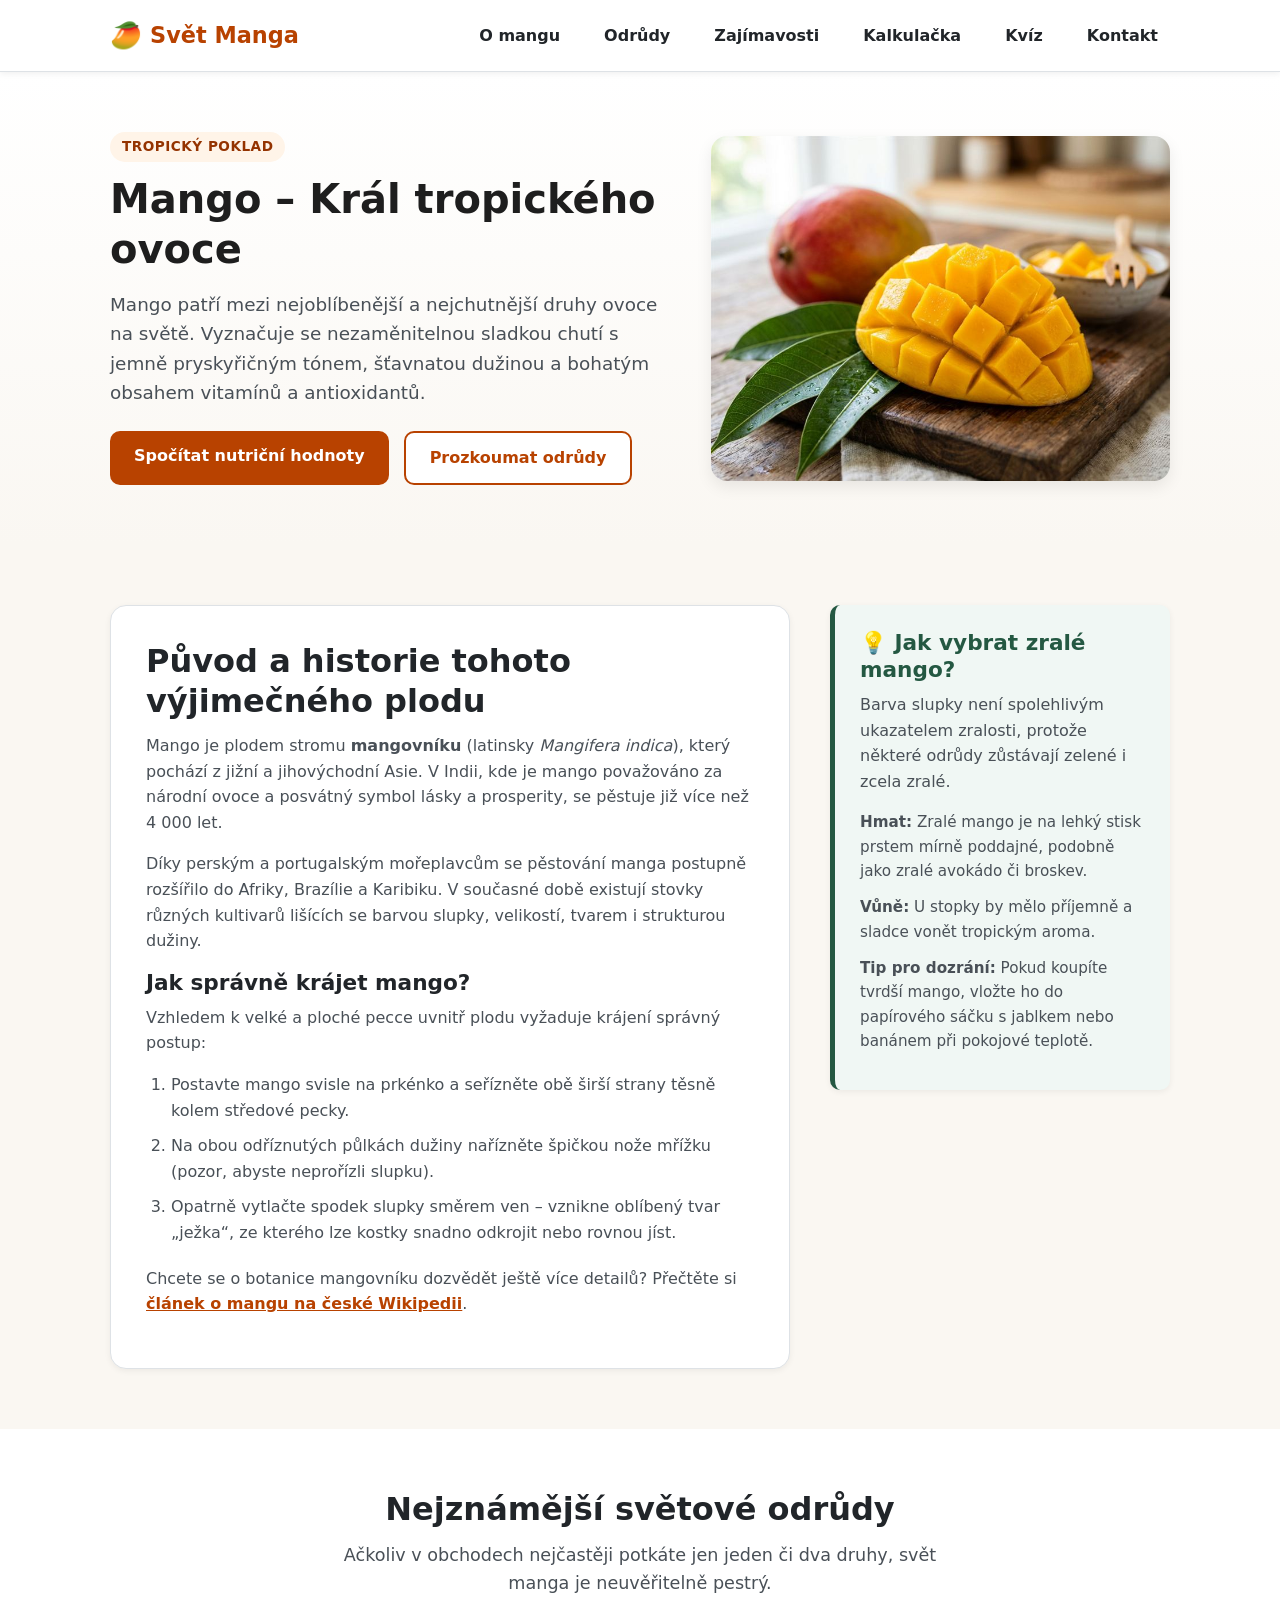
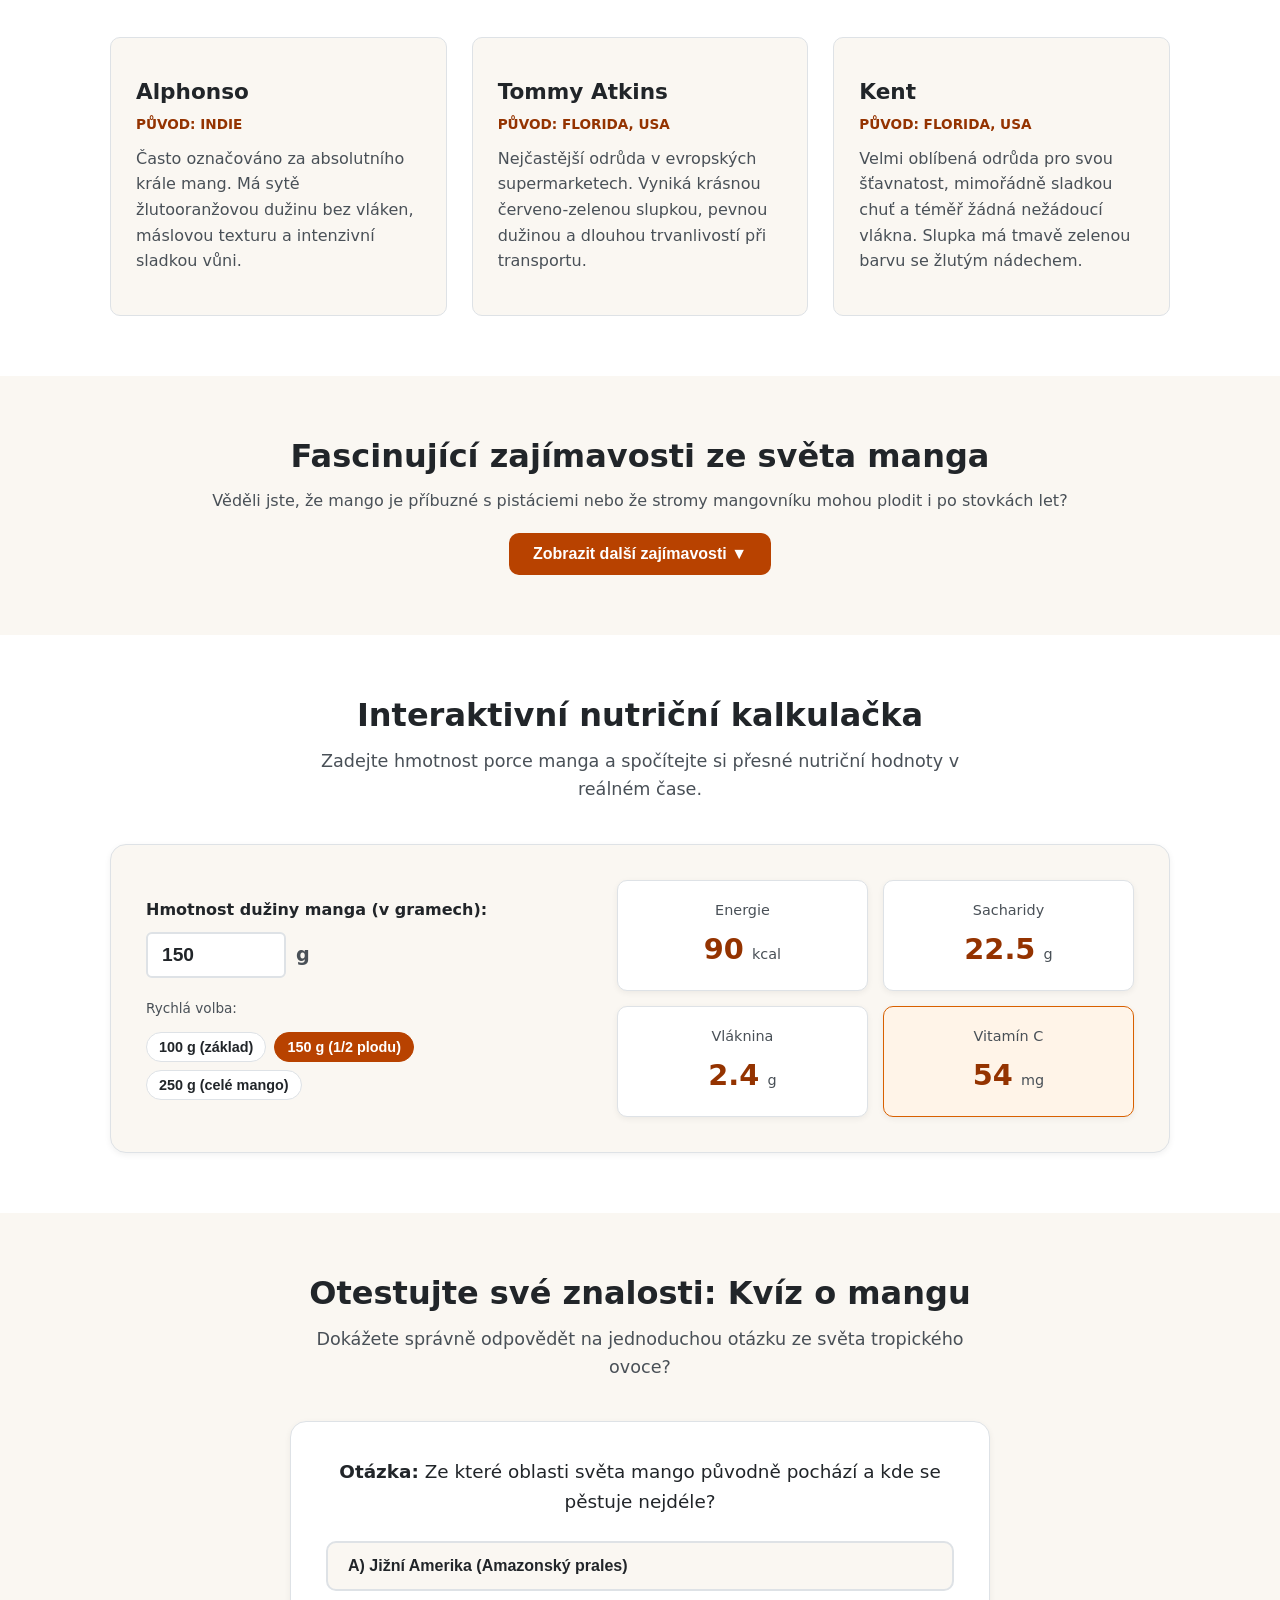
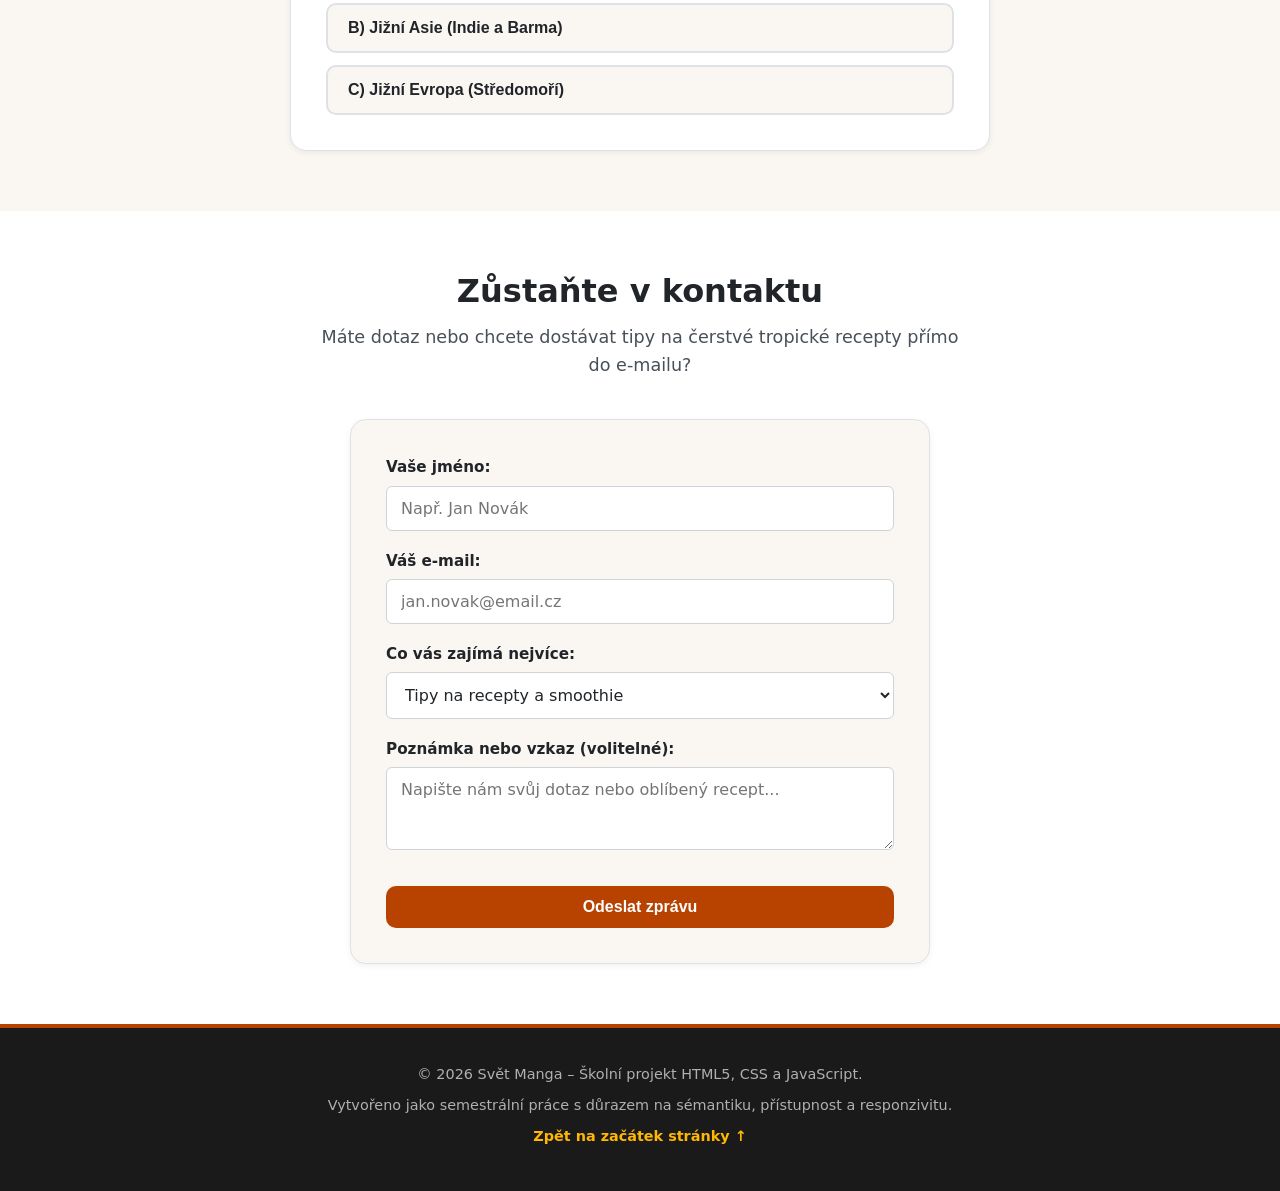
<file: index.html>
<!DOCTYPE html>
<html lang="cs">
<head>
    <meta charset="UTF-8">
    <meta name="viewport" content="width=device-width, initial-scale=1.0">
    <title>Mango – Vše o králi tropického ovoce | Průvodce a zajímavosti</title>
    <meta name="description" content="Objevte fascinující svět manga: původ, oblíbené odrůdy, zdraví prospěšné látky a tipy na konzumaci. Vyzkoušejte nutriční kalkulačku a interaktivní kvíz.">
    <link rel="stylesheet" href="style.css">
    <link rel="icon" href="data:image/svg+xml,<svg xmlns=%22http://www.w3.org/2000/svg%22 viewBox=%220 0 100 100%22><text y=%22.9em%22 font-size=%2290%22>🥭</text></svg>">
</head>
<body>

    <!-- Záhlaví stránky a hlavní navigace -->
    <header class="site-header">
        <div class="header-container">
            <div class="logo" id="site-logo" style="cursor: pointer;" title="Tajemné logo manga">
                <span class="logo-icon" aria-hidden="true">🥭</span>
                <span class="logo-text">Svět Manga</span>
            </div>
            <nav class="main-nav" aria-label="Hlavní navigace">
                <ul class="nav-list">
                    <li><a href="#uvod">O mangu</a></li>
                    <li><a href="#odrudy">Odrůdy</a></li>
                    <li><a href="#zajimavosti">Zajímavosti</a></li>
                    <li><a href="#kalkulacka">Kalkulačka</a></li>
                    <li><a href="#kviz">Kvíz</a></li>
                    <li><a href="#kontakt">Kontakt</a></li>
                </ul>
            </nav>
        </div>
    </header>

    <!-- Hlavní obsah stránky -->
    <main>

        <!-- Úvodní sekce (Hero) -->
        <section id="uvod" class="hero-section">
            <div class="container hero-grid">
                <div class="hero-content">
                    <span class="badge">Tropický poklad</span>
                    <h1>Mango – Král tropického ovoce</h1>
                    <p class="lead">
                        Mango patří mezi nejoblíbenější a nejchutnější druhy ovoce na světě. 
                        Vyznačuje se nezaměnitelnou sladkou chutí s jemně pryskyřičným tónem, 
                        šťavnatou dužinou a bohatým obsahem vitamínů a antioxidantů.
                    </p>
                    <div class="hero-actions">
                        <a href="#kalkulacka" class="btn btn-primary">Spočítat nutriční hodnoty</a>
                        <a href="#odrudy" class="btn btn-secondary">Prozkoumat odrůdy</a>
                    </div>
                </div>
                <div class="hero-image-wrapper">
                    <img src="img/mango.jpg" id="hero-mango-img" alt="Čerstvé zralé mango nakrájené na kostičky na dřevěném prkénku" class="hero-img" width="800" height="600" fetchpriority="high" title="Klikněte na mango...">
                </div>
            </div>
        </section>

        <!-- Sekce s článkem a postranním panelem (Article + Aside) -->
        <section class="info-section">
            <div class="container layout-grid">
                <article class="main-article">
                    <h2>Původ a historie tohoto výjimečného plodu</h2>
                    <p>
                        Mango je plodem stromu <strong>mangovníku</strong> (latinsky <em>Mangifera indica</em>), 
                        který pochází z jižní a jihovýchodní Asie. V Indii, kde je mango považováno za národní ovoce 
                        a posvátný symbol lásky a prosperity, se pěstuje již více než 4 000 let.
                    </p>
                    <p>
                        Díky perským a portugalským mořeplavcům se pěstování manga postupně rozšířilo do Afriky, 
                        Brazílie a Karibiku. V současné době existují stovky různých kultivarů lišících se barvou slupky, 
                        velikostí, tvarem i strukturou dužiny.
                    </p>

                    <h3>Jak správně krájet mango?</h3>
                    <p>Vzhledem k velké a ploché pecce uvnitř plodu vyžaduje krájení správný postup:</p>
                    <ol class="steps-list">
                        <li>Postavte mango svisle na prkénko a seřízněte obě širší strany těsně kolem středové pecky.</li>
                        <li>Na obou odříznutých půlkách dužiny nařízněte špičkou nože mřížku (pozor, abyste neprořízli slupku).</li>
                        <li>Opatrně vytlačte spodek slupky směrem ven – vznikne oblíbený tvar „ježka“, ze kterého lze kostky snadno odkrojit nebo rovnou jíst.</li>
                    </ol>

                    <p>
                        Chcete se o botanice mangovníku dozvědět ještě více detailů? Přečtěte si 
                        <a href="https://cs.wikipedia.org/wiki/Mango" target="_blank" rel="noopener noreferrer" class="text-link">článek o mangu na české Wikipedii</a>.
                    </p>
                </article>

                <aside class="sidebar-card">
                    <h3>💡 Jak vybrat zralé mango?</h3>
                    <p>Barva slupky není spolehlivým ukazatelem zralosti, protože některé odrůdy zůstávají zelené i zcela zralé.</p>
                    <ul class="tips-list">
                        <li><strong>Hmat:</strong> Zralé mango je na lehký stisk prstem mírně poddajné, podobně jako zralé avokádo či broskev.</li>
                        <li><strong>Vůně:</strong> U stopky by mělo příjemně a sladce vonět tropickým aroma.</li>
                        <li><strong>Tip pro dozrání:</strong> Pokud koupíte tvrdší mango, vložte ho do papírového sáčku s jablkem nebo banánem při pokojové teplotě.</li>
                    </ul>
                </aside>
            </div>
        </section>

        <!-- Sekce s odrůdami -->
        <section id="odrudy" class="varieties-section">
            <div class="container">
                <div class="section-heading text-center">
                    <h2>Nejznámější světové odrůdy</h2>
                    <p>Ačkoliv v obchodech nejčastěji potkáte jen jeden či dva druhy, svět manga je neuvěřitelně pestrý.</p>
                </div>

                <div class="cards-grid">
                    <article class="variety-card">
                        <h3>Alphonso</h3>
                        <p class="variety-origin">Původ: Indie</p>
                        <p>Často označováno za absolutního krále mang. Má sytě žlutooranžovou dužinu bez vláken, máslovou texturu a intenzivní sladkou vůni.</p>
                    </article>

                    <article class="variety-card">
                        <h3>Tommy Atkins</h3>
                        <p class="variety-origin">Původ: Florida, USA</p>
                        <p>Nejčastější odrůda v evropských supermarketech. Vyniká krásnou červeno-zelenou slupkou, pevnou dužinou a dlouhou trvanlivostí při transportu.</p>
                    </article>

                    <article class="variety-card">
                        <h3>Kent</h3>
                        <p class="variety-origin">Původ: Florida, USA</p>
                        <p>Velmi oblíbená odrůda pro svou šťavnatost, mimořádně sladkou chuť a téměř žádná nežádoucí vlákna. Slupka má tmavě zelenou barvu se žlutým nádechem.</p>
                    </article>
                </div>
            </div>
        </section>

        <!-- Interaktivní prvek 1: Rozbalení / skrytí zajímavostí (DOM manipulace) -->
        <section id="zajimavosti" class="interactive-section">
            <div class="container text-center">
                <h2>Fascinující zajímavosti ze světa manga</h2>
                <p>Věděli jste, že mango je příbuzné s pistáciemi nebo že stromy mangovníku mohou plodit i po stovkách let?</p>
                
                <div id="extra-facts" class="facts-container hidden">
                    <div class="facts-grid">
                        <div class="fact-item">
                            <span class="fact-number">300+</span>
                            <p>Mangovník se může dožít více než 300 let a stále plodit čerstvé ovoce.</p>
                        </div>
                        <div class="fact-item">
                            <span class="fact-number">100 %</span>
                            <p>Jedno střední mango pokryje 100 % doporučené denní dávky vitamínu C pro dospělého člověka.</p>
                        </div>
                        <div class="fact-item">
                            <span class="fact-number">1 000+</span>
                            <p>V Indii existuje přes 1 000 různých odrůd a kultivarů tohoto tropického ovoce.</p>
                        </div>
                    </div>
                </div>

                <div class="toggle-wrapper">
                    <button id="toggle-facts-btn" class="btn btn-primary" type="button" aria-expanded="false" aria-controls="extra-facts">
                        Zobrazit další zajímavosti ▼
                    </button>
                </div>
            </div>
        </section>

        <!-- Interaktivní prvek 2: Interaktivní nutriční kalkulačka -->
        <section id="kalkulacka" class="calculator-section">
            <div class="container">
                <div class="section-heading text-center">
                    <h2>Interaktivní nutriční kalkulačka</h2>
                    <p>Zadejte hmotnost porce manga a spočítejte si přesné nutriční hodnoty v reálném čase.</p>
                </div>

                <div class="calculator-box">
                    <div class="calculator-controls">
                        <label for="mango-weight">Hmotnost dužiny manga (v gramech):</label>
                        <div class="input-row">
                            <input type="number" id="mango-weight" min="10" max="1000" step="10" value="150">
                            <span class="unit">g</span>
                        </div>

                        <div class="preset-buttons">
                            <span>Rychlá volba:</span>
                            <button type="button" class="btn-preset" data-weight="100">100 g (základ)</button>
                            <button type="button" class="btn-preset active" data-weight="150">150 g (1/2 plodu)</button>
                            <button type="button" class="btn-preset" data-weight="250">250 g (celé mango)</button>
                        </div>
                    </div>

                    <div class="nutrition-results">
                        <div class="nutri-card">
                            <span class="nutri-title">Energie</span>
                            <span id="nutri-kcal" class="nutri-value">90</span>
                            <span class="nutri-unit">kcal</span>
                        </div>
                        <div class="nutri-card">
                            <span class="nutri-title">Sacharidy</span>
                            <span id="nutri-carbs" class="nutri-value">22.5</span>
                            <span class="nutri-unit">g</span>
                        </div>
                        <div class="nutri-card">
                            <span class="nutri-title">Vláknina</span>
                            <span id="nutri-fiber" class="nutri-value">2.4</span>
                            <span class="nutri-unit">g</span>
                        </div>
                        <div class="nutri-card highlight">
                            <span class="nutri-title">Vitamín C</span>
                            <span id="nutri-vitc" class="nutri-value">54</span>
                            <span class="nutri-unit">mg</span>
                        </div>
                    </div>
                </div>
            </div>
        </section>

        <!-- Interaktivní prvek 3: Kvíz o mangu -->
        <section id="kviz" class="quiz-section">
            <div class="container text-center">
                <div class="section-heading">
                    <h2>Otestujte své znalosti: Kvíz o mangu</h2>
                    <p>Dokážete správně odpovědět na jednoduchou otázku ze světa tropického ovoce?</p>
                </div>

                <div class="quiz-card">
                    <p class="quiz-question" id="quiz-question-text">
                        <strong>Otázka:</strong> Ze které oblasti světa mango původně pochází a kde se pěstuje nejdéle?
                    </p>
                    <div class="quiz-options" role="group" aria-labelledby="quiz-question-text">
                        <button type="button" class="btn-quiz" data-correct="false">A) Jižní Amerika (Amazonský prales)</button>
                        <button type="button" class="btn-quiz" data-correct="true">B) Jižní Asie (Indie a Barma)</button>
                        <button type="button" class="btn-quiz" data-correct="false">C) Jižní Evropa (Středomoří)</button>
                    </div>
                    <div id="quiz-feedback" class="quiz-feedback" aria-live="polite"></div>
                </div>
            </div>
        </section>

        <!-- Sekce s formulářem (Formulářový prvek se zpracováním v JS) -->
        <section id="kontakt" class="contact-section">
            <div class="container">
                <div class="section-heading text-center">
                    <h2>Zůstaňte v kontaktu</h2>
                    <p>Máte dotaz nebo chcete dostávat tipy na čerstvé tropické recepty přímo do e-mailu?</p>
                </div>

                <form id="contact-form" class="contact-form" novalidate>
                    <div class="form-group">
                        <label for="user-name">Vaše jméno:</label>
                        <input type="text" id="user-name" name="name" placeholder="Např. Jan Novák" required>
                    </div>

                    <div class="form-group">
                        <label for="user-email">Váš e-mail:</label>
                        <input type="email" id="user-email" name="email" placeholder="jan.novak@email.cz" required>
                    </div>

                    <div class="form-group">
                        <label for="topic-select">Co vás zajímá nejvíce:</label>
                        <select id="topic-select" name="topic">
                            <option value="recepty">Tipy na recepty a smoothie</option>
                            <option value="pestovani">Pěstování mangovníku doma</option>
                            <option value="zralost">Jak poznat zralé plody</option>
                            <option value="jine">Jiné téma</option>
                        </select>
                    </div>

                    <div class="form-group">
                        <label for="user-message">Poznámka nebo vzkaz (volitelné):</label>
                        <textarea id="user-message" name="message" rows="3" placeholder="Napište nám svůj dotaz nebo oblíbený recept..."></textarea>
                    </div>

                    <button type="submit" class="btn btn-primary btn-submit">Odeslat zprávu</button>
                    <div id="form-feedback" class="form-feedback" aria-live="polite"></div>
                </form>
            </div>
        </section>

    </main>

    <!-- Patička stránky (Footer) -->
    <footer class="site-footer">
        <div class="container footer-content">
            <p>&copy; 2026 Svět Manga – Školní projekt HTML5, CSS a JavaScript.</p>
            <p>Vytvořeno jako semestrální práce s důrazem na sémantiku, přístupnost a responzivitu.</p>
            <p><a href="#uvod" class="back-to-top">Zpět na začátek stránky ↑</a></p>
        </div>
    </footer>

    <!-- Easter Egg: Vyskakovací okno 'POLOŽTE TO MANGO' -->
    <div id="easter-egg-modal" class="easter-egg-modal" role="dialog" aria-labelledby="easter-egg-title" aria-modal="true" aria-hidden="true" style="display: none;">
        <div class="easter-egg-backdrop" id="easter-egg-backdrop"></div>
        <div class="easter-egg-card">
            <span class="easter-egg-icon" aria-hidden="true">🚨 🥭 🚨</span>
            <h2 id="easter-egg-title" class="easter-egg-title">POLOŽTE TO MANGO!</h2>
            <p class="easter-egg-desc">
                Ruce nahoru a pomalu odstupte od stolu! Toto prémiové mango je pod přísnou ochranou tropické stráže.
            </p>
            <button type="button" id="close-easter-egg" class="btn btn-primary">
                Rozumím, poslušně ho pokládám ✋🥭
            </button>
        </div>
    </div>

    <!-- JavaScript pro obsluhu DOM a interaktivitu -->
    <script src="script.js"></script>
</body>
</html>
</file>
<file: style.css>
/* ==========================================================================
   ZÁKLADNÍ NASTAVENÍ A BAREVNÁ PALETA
   ========================================================================== */
:root {
    --color-primary: #b84200;      /* Bohatá mangová sytá oranžová (WCAG AA kontrast > 5:1 na bílé) */
    --color-primary-dark: #943300; /* Tmavší oranžová pro hover */
    --color-primary-light: #fff4e8;/* Jemné teplé oranžové pozadí pro karty */
    --color-secondary: #245842;    /* Přírodní listová tmavě zelená */
    --color-accent: #d86000;       /* Sytý akcent */
    --color-text: #212529;         /* Tmavě šedý čitelný text s vysokým kontrastem */
    --color-text-muted: #495057;   /* Vysoce kontrastní tlumenější text */
    --color-bg: #faf7f2;           /* Příjemné teplé krémové pozadí */
    --color-surface: #ffffff;      /* Bílé pozadí karet a sekcí */
    --color-border: #dee2e6;       /* Ohraničení */
    --color-success: #1b4332;      /* Zelená pro správnou odpověď */
    --color-error: #9d0208;        /* Červená pro chybu */
    
    --font-main: system-ui, -apple-system, "Segoe UI", Roboto, Helvetica, Arial, sans-serif;
    --radius-sm: 6px;
    --radius-md: 10px;
    --radius-lg: 16px;
    --shadow-sm: 0 2px 6px rgba(0, 0, 0, 0.06);
    --shadow-md: 0 6px 16px rgba(0, 0, 0, 0.08);
}

/* Reset a základní pravidla */
* {
    box-sizing: border-box;
    margin: 0;
    padding: 0;
}

html {
    scroll-behavior: smooth;
    font-size: 16px;
}

body {
    font-family: var(--font-main);
    color: var(--color-text);
    background-color: var(--color-bg);
    line-height: 1.6;
}

/* Kontejner pro centrování obsahu */
.container {
    width: 100%;
    max-width: 1100px;
    margin: 0 auto;
    padding: 0 20px;
}

/* Typografie */
h1, h2, h3 {
    color: var(--color-text);
    line-height: 1.25;
    font-weight: 700;
}

h1 {
    font-size: 2.5rem;
    margin-bottom: 1rem;
    color: #1e1e1e;
}

h2 {
    font-size: 2rem;
    margin-bottom: 0.75rem;
    position: relative;
}

h3 {
    font-size: 1.35rem;
    margin-bottom: 0.5rem;
    margin-top: 1rem;
}

p {
    margin-bottom: 1rem;
    color: var(--color-text-muted);
}

.text-center {
    text-align: center;
}

.section-heading {
    margin-bottom: 2.5rem;
}

.section-heading p {
    font-size: 1.1rem;
    max-width: 650px;
    margin-left: auto;
    margin-right: auto;
}

/* ==========================================================================
   ZÁHLAVÍ A NAVIGACE (Flexbox)
   ========================================================================== */
.site-header {
    background-color: var(--color-surface);
    border-bottom: 1px solid var(--color-border);
    position: sticky;
    top: 0;
    z-index: 100;
    box-shadow: var(--shadow-sm);
}

.header-container {
    display: flex;
    justify-content: space-between;
    align-items: center;
    max-width: 1100px;
    margin: 0 auto;
    padding: 15px 20px;
}

.logo {
    display: flex;
    align-items: center;
    gap: 8px;
    font-size: 1.4rem;
    font-weight: 800;
    color: var(--color-primary);
}

.logo-icon {
    font-size: 1.6rem;
}

.main-nav .nav-list {
    display: flex;
    list-style: none;
    gap: 20px;
}

.main-nav a {
    text-decoration: none;
    color: var(--color-text);
    font-weight: 600;
    padding: 6px 12px;
    border-radius: var(--radius-sm);
    transition: color 0.2s ease, background-color 0.2s ease;
}

.main-nav a:hover,
.main-nav a:focus {
    color: var(--color-primary);
    background-color: var(--color-primary-light);
}

/* ==========================================================================
   TLAČÍTKA A ODKAZY (:hover efekty)
   ========================================================================== */
.btn {
    display: inline-block;
    padding: 12px 24px;
    font-size: 1rem;
    font-weight: 600;
    text-decoration: none;
    border-radius: var(--radius-md);
    border: none;
    cursor: pointer;
    transition: all 0.2s ease;
    text-align: center;
}

.btn-primary {
    background-color: var(--color-primary);
    color: #ffffff;
}

.btn-primary:hover,
.btn-primary:focus {
    background-color: var(--color-primary-dark);
    transform: translateY(-2px);
    box-shadow: var(--shadow-sm);
}

.btn-secondary {
    background-color: #ffffff;
    color: var(--color-primary);
    border: 2px solid var(--color-primary);
}

.btn-secondary:hover,
.btn-secondary:focus {
    background-color: var(--color-primary-light);
    transform: translateY(-2px);
}

.text-link {
    color: var(--color-primary);
    font-weight: 600;
    text-decoration: underline;
}

.text-link:hover {
    color: var(--color-primary-dark);
}

/* ==========================================================================
   ÚVODNÍ HERO SEKCÍ (CSS Grid & Flexbox)
   ========================================================================== */
.hero-section {
    padding: 60px 0;
    background: linear-gradient(180deg, var(--color-surface) 0%, var(--color-bg) 100%);
}

.hero-grid {
    display: grid;
    grid-template-columns: 1.1fr 0.9fr;
    gap: 40px;
    align-items: center;
}

.badge {
    display: inline-block;
    background-color: var(--color-primary-light);
    color: var(--color-primary-dark);
    font-size: 0.85rem;
    font-weight: 700;
    text-transform: uppercase;
    letter-spacing: 0.5px;
    padding: 4px 12px;
    border-radius: 20px;
    margin-bottom: 12px;
}

.lead {
    font-size: 1.15rem;
    margin-bottom: 24px;
    color: #495057;
}

.hero-actions {
    display: flex;
    gap: 15px;
    flex-wrap: wrap;
}

.hero-image-wrapper {
    position: relative;
    border-radius: var(--radius-lg);
    overflow: hidden;
    box-shadow: var(--shadow-md);
}

.hero-img {
    width: 100%;
    height: auto;
    display: block;
    object-fit: cover;
    transition: transform 0.3s ease;
}

.hero-img:hover {
    transform: scale(1.02);
}

/* ==========================================================================
   SEKCE INFO: ČLÁNEK A ASIDE (CSS Grid)
   ========================================================================== */
.info-section {
    padding: 60px 0;
}

.layout-grid {
    display: grid;
    grid-template-columns: 2fr 1fr;
    gap: 40px;
}

.main-article {
    background-color: var(--color-surface);
    padding: 35px;
    border-radius: var(--radius-lg);
    box-shadow: var(--shadow-sm);
    border: 1px solid var(--color-border);
}

.steps-list {
    margin: 15px 0 20px 25px;
    color: var(--color-text-muted);
}

.steps-list li {
    margin-bottom: 10px;
}

.sidebar-card {
    background-color: #f0f7f4;
    border-left: 5px solid var(--color-secondary);
    padding: 25px;
    border-radius: var(--radius-md);
    box-shadow: var(--shadow-sm);
    height: fit-content;
}

.sidebar-card h3 {
    margin-top: 0;
    color: var(--color-secondary);
}

.tips-list {
    list-style: none;
    margin-top: 15px;
}

.tips-list li {
    margin-bottom: 12px;
    font-size: 0.95rem;
    color: var(--color-text-muted);
}

/* ==========================================================================
   SEKCE ODRŮDY (CSS Grid)
   ========================================================================== */
.varieties-section {
    padding: 60px 0;
    background-color: var(--color-surface);
}

.cards-grid {
    display: grid;
    grid-template-columns: repeat(3, 1fr);
    gap: 25px;
}

.variety-card {
    background-color: var(--color-bg);
    padding: 25px;
    border-radius: var(--radius-md);
    border: 1px solid var(--color-border);
    transition: transform 0.2s ease, box-shadow 0.2s ease, border-color 0.2s ease;
}

.variety-card:hover {
    transform: translateY(-5px);
    box-shadow: var(--shadow-md);
    border-color: var(--color-accent);
}

.variety-origin {
    font-size: 0.85rem;
    font-weight: 700;
    color: var(--color-primary-dark);
    margin-bottom: 10px;
    text-transform: uppercase;
}

/* ==========================================================================
   INTERAKTIVNÍ PRVEK 1: ZAJÍMAVOSTI (Toggle s animací)
   ========================================================================== */
.interactive-section {
    padding: 60px 0;
}

.facts-container {
    margin-top: 30px;
    transition: all 0.3s ease;
}

.facts-container.hidden {
    display: none;
}

.facts-grid {
    display: grid;
    grid-template-columns: repeat(3, 1fr);
    gap: 20px;
    margin-bottom: 30px;
}

.fact-item {
    background-color: var(--color-surface);
    padding: 25px;
    border-radius: var(--radius-md);
    box-shadow: var(--shadow-sm);
    border-top: 4px solid var(--color-accent);
}

.fact-number {
    display: block;
    font-size: 2.2rem;
    font-weight: 800;
    color: var(--color-primary);
    margin-bottom: 8px;
}

.toggle-wrapper {
    margin-top: 20px;
}

/* ==========================================================================
   INTERAKTIVNÍ PRVEK 2: KALKULAČKA (Flexbox a Grid)
   ========================================================================== */
.calculator-section {
    padding: 60px 0;
    background-color: var(--color-surface);
}

.calculator-box {
    background-color: var(--color-bg);
    border: 1px solid var(--color-border);
    border-radius: var(--radius-lg);
    padding: 35px;
    box-shadow: var(--shadow-sm);
    display: grid;
    grid-template-columns: 1fr 1.2fr;
    gap: 40px;
    align-items: center;
}

.calculator-controls label {
    display: block;
    font-weight: 600;
    margin-bottom: 10px;
}

.input-row {
    display: flex;
    align-items: center;
    gap: 10px;
    margin-bottom: 20px;
}

.input-row input {
    width: 140px;
    padding: 10px 14px;
    font-size: 1.2rem;
    font-weight: 700;
    border: 2px solid var(--color-border);
    border-radius: var(--radius-sm);
    background-color: #ffffff;
    color: var(--color-text);
    outline: none;
    transition: border-color 0.2s ease;
}

.input-row input:focus {
    border-color: var(--color-primary);
}

.input-row .unit {
    font-size: 1.2rem;
    font-weight: 600;
    color: var(--color-text-muted);
}

.preset-buttons {
    display: flex;
    flex-wrap: wrap;
    gap: 8px;
    align-items: center;
}

.preset-buttons span {
    width: 100%;
    font-size: 0.85rem;
    color: var(--color-text-muted);
    margin-bottom: 4px;
}

.btn-preset {
    background-color: #ffffff;
    border: 1px solid var(--color-border);
    padding: 6px 12px;
    border-radius: 20px;
    font-size: 0.9rem;
    font-weight: 600;
    cursor: pointer;
    transition: all 0.2s ease;
    color: var(--color-text);
}

.btn-preset:hover {
    background-color: var(--color-primary-light);
    border-color: var(--color-primary);
}

.btn-preset.active {
    background-color: var(--color-primary);
    color: #ffffff;
    border-color: var(--color-primary);
}

.nutrition-results {
    display: grid;
    grid-template-columns: repeat(2, 1fr);
    gap: 15px;
}

.nutri-card {
    background-color: #ffffff;
    padding: 18px;
    border-radius: var(--radius-md);
    border: 1px solid var(--color-border);
    text-align: center;
    box-shadow: var(--shadow-sm);
}

.nutri-card.highlight {
    background-color: var(--color-primary-light);
    border-color: var(--color-accent);
}

.nutri-title {
    display: block;
    font-size: 0.9rem;
    color: var(--color-text-muted);
    margin-bottom: 4px;
}

.nutri-value {
    font-size: 1.8rem;
    font-weight: 800;
    color: var(--color-primary-dark);
}

.nutri-unit {
    font-size: 0.9rem;
    color: var(--color-text-muted);
    margin-left: 3px;
}

/* ==========================================================================
   INTERAKTIVNÍ PRVEK 3: KVÍZ (Tlačítka a zpětná vazba)
   ========================================================================== */
.quiz-section {
    padding: 60px 0;
}

.quiz-card {
    background-color: var(--color-surface);
    border: 1px solid var(--color-border);
    border-radius: var(--radius-lg);
    padding: 35px;
    max-width: 700px;
    margin: 0 auto;
    box-shadow: var(--shadow-sm);
}

.quiz-question {
    font-size: 1.15rem;
    margin-bottom: 25px;
    color: var(--color-text);
}

.quiz-options {
    display: flex;
    flex-direction: column;
    gap: 12px;
}

.btn-quiz {
    background-color: var(--color-bg);
    border: 2px solid var(--color-border);
    padding: 14px 20px;
    border-radius: var(--radius-md);
    font-size: 1rem;
    font-weight: 600;
    text-align: left;
    cursor: pointer;
    transition: all 0.2s ease;
    color: var(--color-text);
}

.btn-quiz:hover {
    background-color: #ffffff;
    border-color: var(--color-primary);
    transform: translateX(4px);
}

.btn-quiz.correct {
    background-color: #d8f3dc;
    border-color: var(--color-secondary);
    color: var(--color-success);
}

.btn-quiz.incorrect {
    background-color: #ffe3e0;
    border-color: #e63946;
    color: var(--color-error);
}

.quiz-feedback {
    margin-top: 20px;
    padding: 12px 18px;
    border-radius: var(--radius-sm);
    font-weight: 600;
    display: none;
}

.quiz-feedback.show {
    display: block;
}

.quiz-feedback.success {
    background-color: #d8f3dc;
    color: var(--color-success);
}

.quiz-feedback.error {
    background-color: #ffe3e0;
    color: var(--color-error);
}

/* ==========================================================================
   FORMULÁŘ A ZPRACOVÁNÍ
   ========================================================================== */
.contact-section {
    padding: 60px 0;
    background-color: var(--color-surface);
}

.contact-form {
    max-width: 580px;
    margin: 0 auto;
    background-color: var(--color-bg);
    padding: 35px;
    border-radius: var(--radius-lg);
    border: 1px solid var(--color-border);
    box-shadow: var(--shadow-sm);
}

.form-group {
    margin-bottom: 18px;
}

.form-group label {
    display: block;
    margin-bottom: 6px;
    font-weight: 600;
    font-size: 0.95rem;
}

.form-group input,
.form-group select,
.form-group textarea {
    width: 100%;
    padding: 12px 14px;
    border: 1px solid #ced4da;
    border-radius: var(--radius-sm);
    font-family: inherit;
    font-size: 1rem;
    color: var(--color-text);
    background-color: #ffffff;
    outline: none;
    transition: border-color 0.2s ease, box-shadow 0.2s ease;
}

.form-group input:focus,
.form-group select:focus,
.form-group textarea:focus {
    border-color: var(--color-primary);
    box-shadow: 0 0 0 3px rgba(232, 93, 4, 0.15);
}

.btn-submit {
    width: 100%;
    margin-top: 10px;
}

.form-feedback {
    margin-top: 16px;
    padding: 12px;
    border-radius: var(--radius-sm);
    font-weight: 600;
    text-align: center;
    display: none;
}

.form-feedback.show {
    display: block;
}

.form-feedback.success {
    background-color: #d8f3dc;
    color: var(--color-success);
    border: 1px solid #95d5b2;
}

.form-feedback.error {
    background-color: #ffe3e0;
    color: var(--color-error);
    border: 1px solid #f28482;
}

/* ==========================================================================
   PATIČKA (Footer)
   ========================================================================== */
.site-footer {
    background-color: #1a1a1a;
    color: #e0e0e0;
    padding: 35px 0;
    border-top: 4px solid var(--color-primary);
}

.footer-content {
    text-align: center;
    font-size: 0.9rem;
}

.footer-content p {
    color: #b0b0b0;
    margin-bottom: 8px;
}

.back-to-top {
    color: #ffb703;
    text-decoration: none;
    font-weight: 600;
}

.back-to-top:hover {
    text-decoration: underline;
}

/* ==========================================================================
   RESPONSIVNÍ DESIGN (@media pravidla pro tablety a mobily)
   ========================================================================== */
@media (max-width: 820px) {
    h1 {
        font-size: 2.1rem;
    }

    h2 {
        font-size: 1.75rem;
    }

    /* Úprava hlavičky na menších displejích */
    .header-container {
        flex-direction: column;
        gap: 12px;
    }

    .main-nav .nav-list {
        flex-wrap: wrap;
        justify-content: center;
        gap: 10px;
    }

    /* Přepnutí Gridu do jednoho sloupce */
    .hero-grid,
    .layout-grid,
    .calculator-box {
        grid-template-columns: 1fr;
        gap: 30px;
    }

    .cards-grid,
    .facts-grid {
        grid-template-columns: 1fr;
    }

    .hero-content {
        text-align: center;
    }

    .hero-actions {
        justify-content: center;
    }
}

@media (max-width: 480px) {
    .nutrition-results {
        grid-template-columns: 1fr;
    }

    .btn {
        width: 100%;
    }
}

/* ==========================================================================
   EASTER EGG MODAL: 'POLOŽTE TO MANGO'
   ========================================================================== */
.easter-egg-modal {
    position: fixed;
    inset: 0;
    z-index: 1000;
    display: flex;
    align-items: center;
    justify-content: center;
    padding: 20px;
}

.easter-egg-backdrop {
    position: absolute;
    inset: 0;
    background: rgba(0, 0, 0, 0.65);
    backdrop-filter: blur(4px);
    cursor: pointer;
}

.easter-egg-card {
    position: relative;
    z-index: 1001;
    background-color: #ffffff;
    border-radius: var(--radius-lg);
    max-width: 480px;
    width: 100%;
    padding: 35px 25px;
    text-align: center;
    box-shadow: 0 20px 40px rgba(0, 0, 0, 0.35);
    border: 3px solid var(--color-primary);
    animation: popIn 0.3s cubic-bezier(0.175, 0.885, 0.32, 1.275);
}

.easter-egg-icon {
    font-size: 2.5rem;
    display: block;
    margin-bottom: 12px;
}

.easter-egg-title {
    font-size: 2.1rem;
    font-weight: 900;
    color: #9d0208;
    margin-bottom: 12px;
    text-transform: uppercase;
    letter-spacing: 1px;
}

.easter-egg-desc {
    font-size: 1.05rem;
    color: var(--color-text);
    margin-bottom: 24px;
    line-height: 1.5;
}

@keyframes popIn {
    0% {
        transform: scale(0.7);
        opacity: 0;
    }
    100% {
        transform: scale(1);
        opacity: 1;
    }
}
</file>
